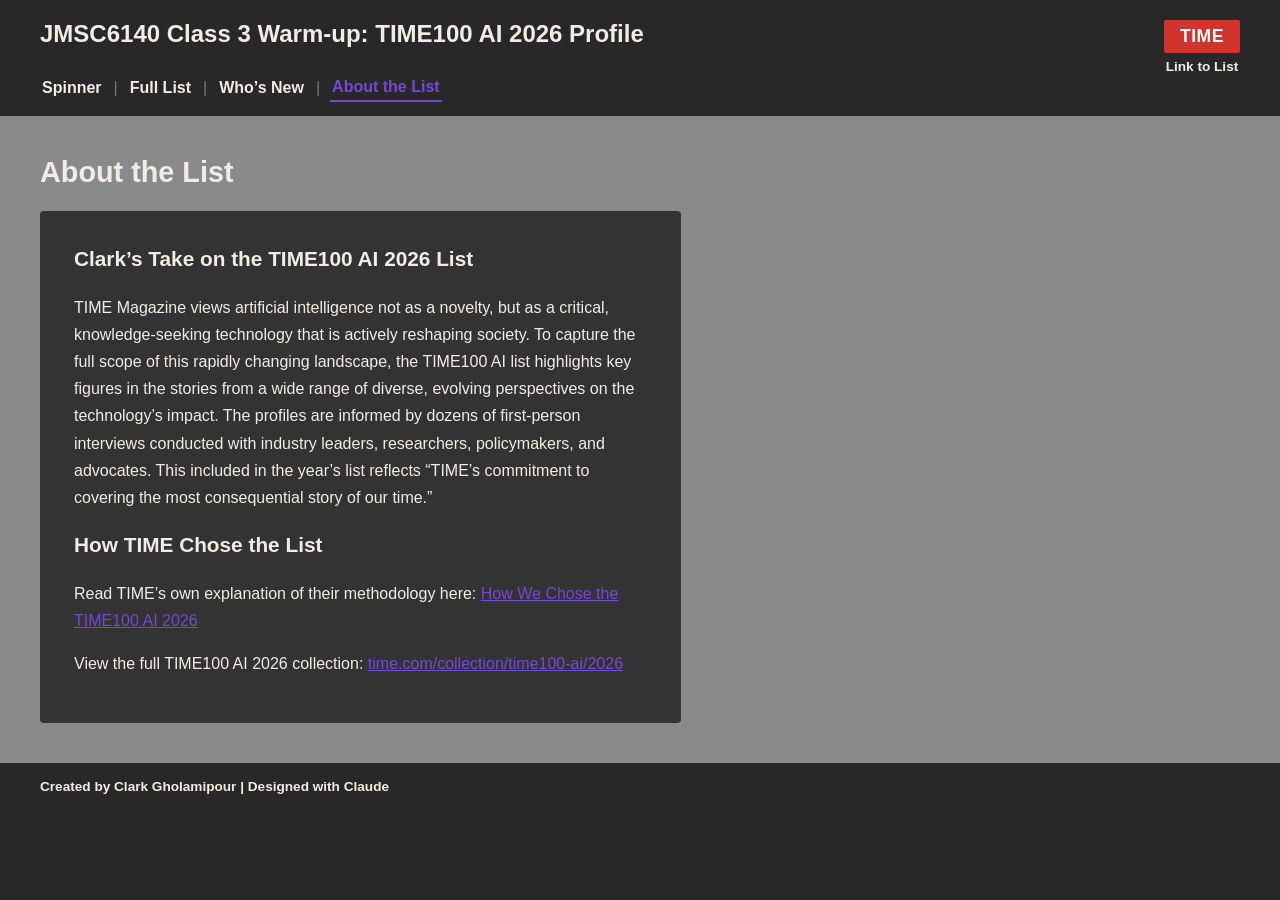
<file: about.html>
<!doctype html>
<html lang="en">
<head>
<meta charset="utf-8">
<meta name="viewport" content="width=device-width, initial-scale=1">
<title>About the List &mdash; TIME100 AI 2026</title>
<link rel="stylesheet" href="css/style.css">
</head>
<body>
<div class="app-frame">

  <header class="site-header">
    <div class="header-top">
      <h1 class="site-title">JMSC6140 Class 3 Warm-up: TIME100 AI 2026 Profile</h1>
      <div class="time-badge-wrap">
        <a class="time-badge" href="https://time.com/collection/time100-ai/2026/" target="_blank" rel="noopener">TIME</a>
        <a class="link-to-list" href="https://time.com/collection/time100-ai/2026/" target="_blank" rel="noopener">Link to List</a>
      </div>
    </div>
    <nav class="site-nav">
      <a href="index.html">Spinner</a>
      <span class="nav-sep">|</span>
      <a href="full-list.html">Full List</a>
      <span class="nav-sep">|</span>
      <a href="whos-new.html">Who&rsquo;s New</a>
      <span class="nav-sep">|</span>
      <a href="about.html" class="active">About the List</a>
    </nav>
  </header>

  <main class="site-main">
    <h2 class="page-heading">About the List</h2>
    <div class="about-content">
      <h2>Clark&rsquo;s Take on the TIME100 AI 2026 List</h2>
      <p>
        TIME Magazine views artificial intelligence not as a novelty, but as a critical, knowledge-seeking
        technology that is actively reshaping society. To capture the full scope of this rapidly changing
        landscape, the TIME100 AI list highlights key figures in the stories from a wide range of diverse,
        evolving perspectives on the technology&rsquo;s impact. The profiles are informed by dozens of
        first-person interviews conducted with industry leaders, researchers, policymakers, and advocates.
        This included in the year&rsquo;s list reflects &ldquo;TIME&rsquo;s commitment to covering the most
        consequential story of our time.&rdquo;
      </p>
      <h2>How TIME Chose the List</h2>
      <p>
        Read TIME&rsquo;s own explanation of their methodology here:
        <a href="https://time.com/article/2026/08/27/how-we-chose-time100-ai-2026/" target="_blank" rel="noopener">
          How We Chose the TIME100 AI 2026
        </a>
      </p>
      <p>
        View the full TIME100 AI 2026 collection:
        <a href="https://time.com/collection/time100-ai/2026/" target="_blank" rel="noopener">
          time.com/collection/time100-ai/2026
        </a>
      </p>
    </div>
  </main>

  <footer class="site-footer">
    Created by Clark Gholamipour | Designed with Claude
  </footer>

</div>

</body>
</html>
</file>
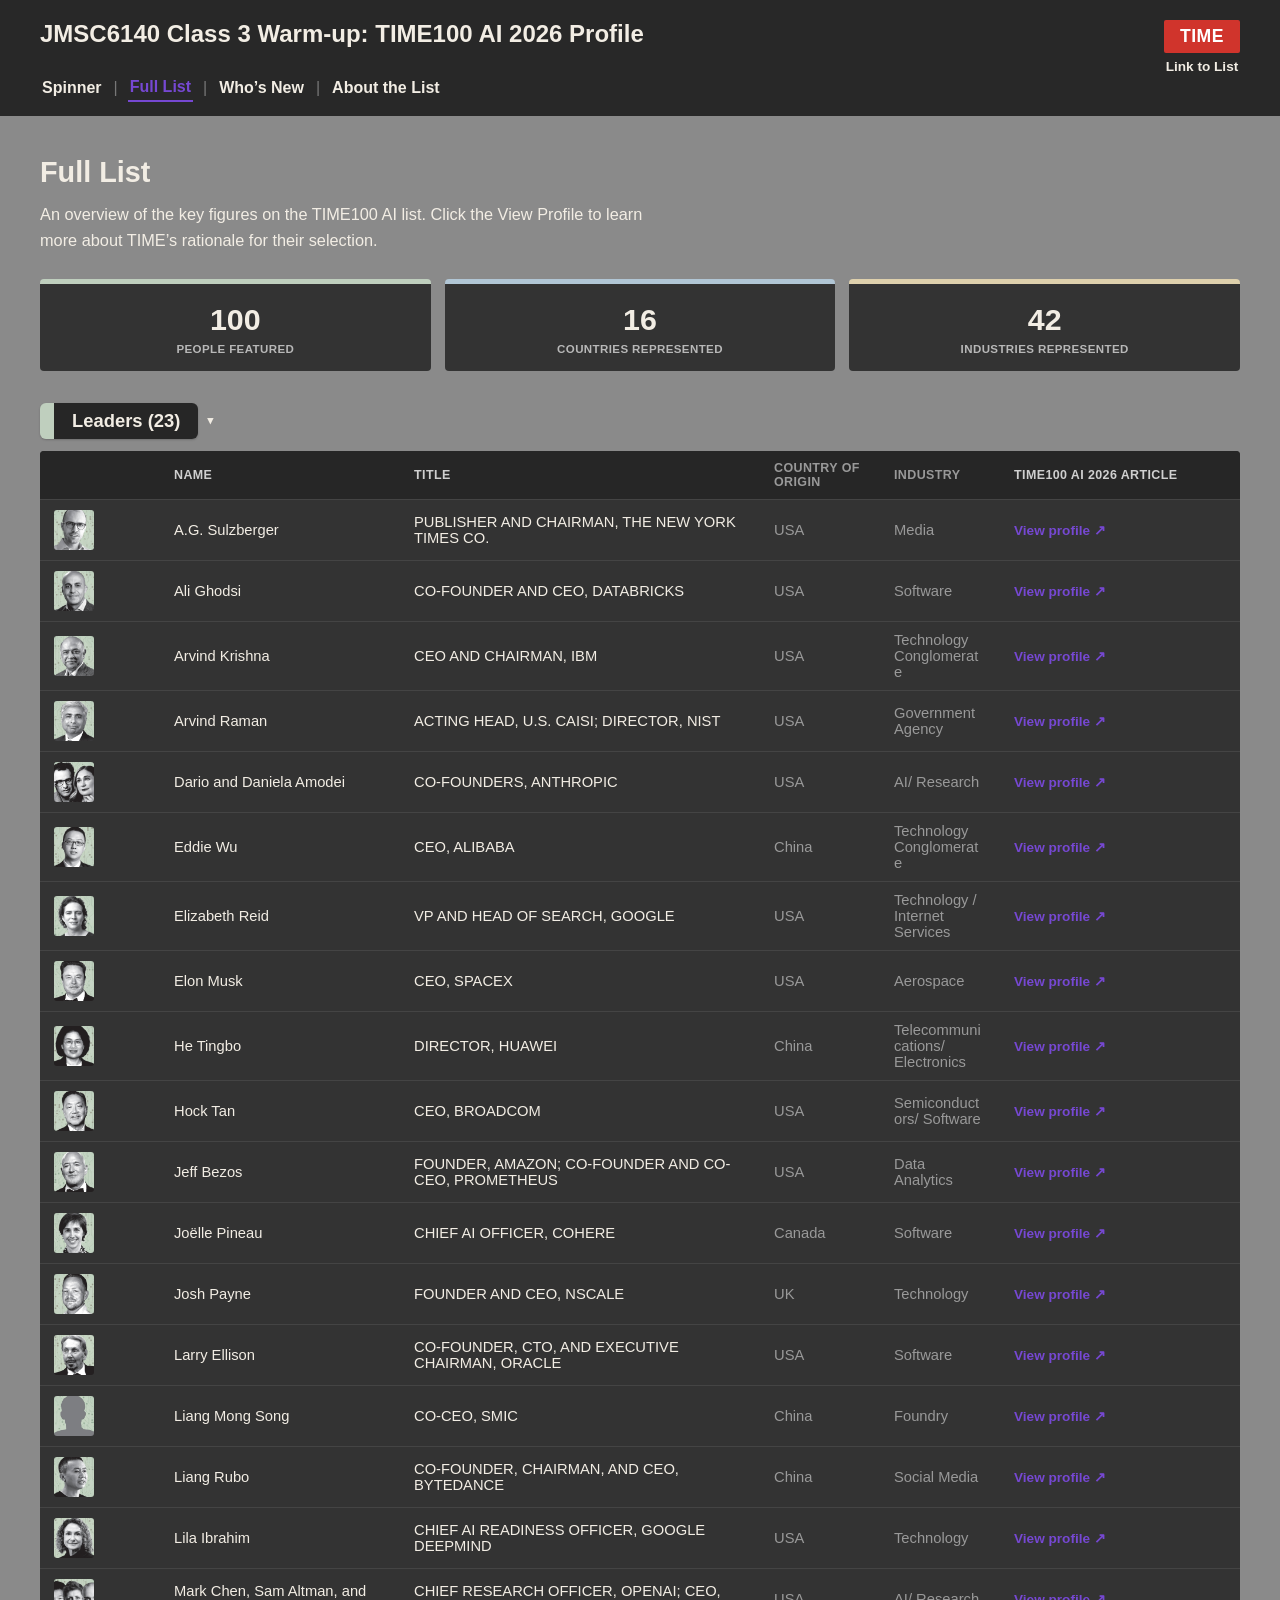
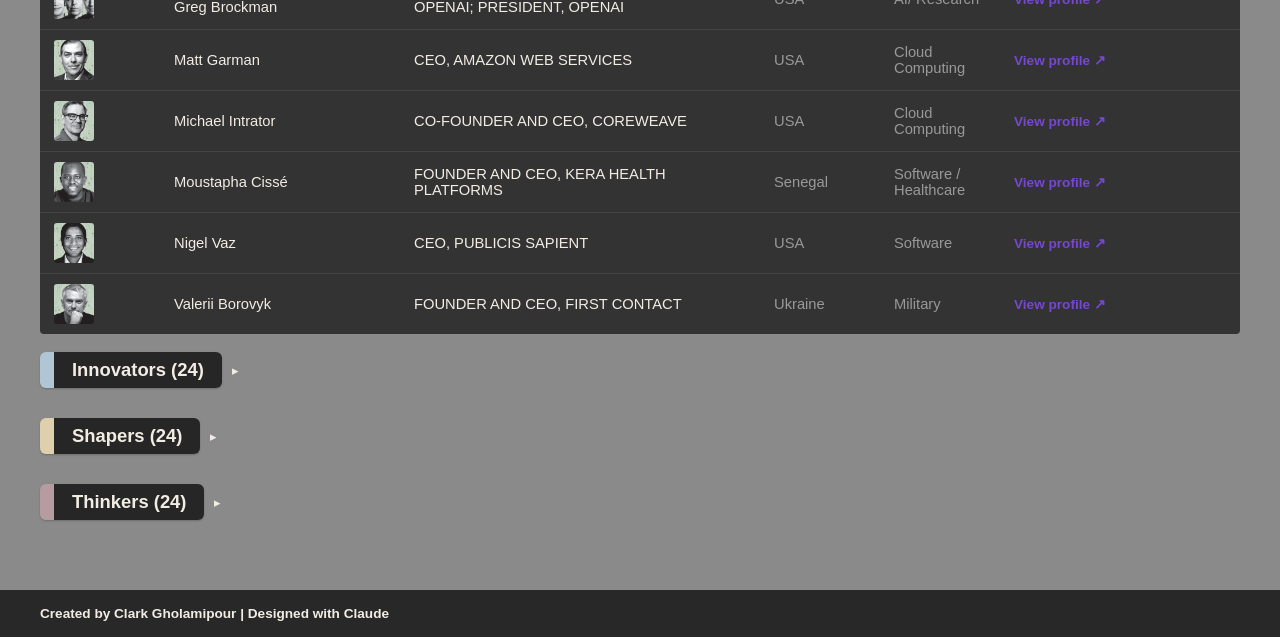
<file: full-list.html>
<!doctype html>
<html lang="en">
<head>
<meta charset="utf-8">
<meta name="viewport" content="width=device-width, initial-scale=1">
<title>Full List &mdash; TIME100 AI 2026</title>
<link rel="stylesheet" href="css/style.css">
</head>
<body>
<div class="app-frame">

  <header class="site-header">
    <div class="header-top">
      <h1 class="site-title">JMSC6140 Class 3 Warm-up: TIME100 AI 2026 Profile</h1>
      <div class="time-badge-wrap">
        <a class="time-badge" href="https://time.com/collection/time100-ai/2026/" target="_blank" rel="noopener">TIME</a>
        <a class="link-to-list" href="https://time.com/collection/time100-ai/2026/" target="_blank" rel="noopener">Link to List</a>
      </div>
    </div>
    <nav class="site-nav">
      <a href="index.html">Spinner</a>
      <span class="nav-sep">|</span>
      <a href="full-list.html" class="active">Full List</a>
      <span class="nav-sep">|</span>
      <a href="whos-new.html">Who&rsquo;s New</a>
      <span class="nav-sep">|</span>
      <a href="about.html">About the List</a>
    </nav>
  </header>

  <main class="site-main">
    <h2 class="page-heading">Full List</h2>
    <p class="page-intro">An overview of the key figures on the TIME100 AI list. Click the View Profile to learn more about TIME&rsquo;s rationale for their selection.</p>
    <div id="statsContainer" class="stats-grid"></div>
    <div id="listContainer"></div>
  </main>

  <footer class="site-footer">
    Created by Clark Gholamipour | Designed with Claude
  </footer>

</div>

<script src="js/data.js"></script>
<script src="js/fulllist.js"></script>
</body>
</html>
</file>
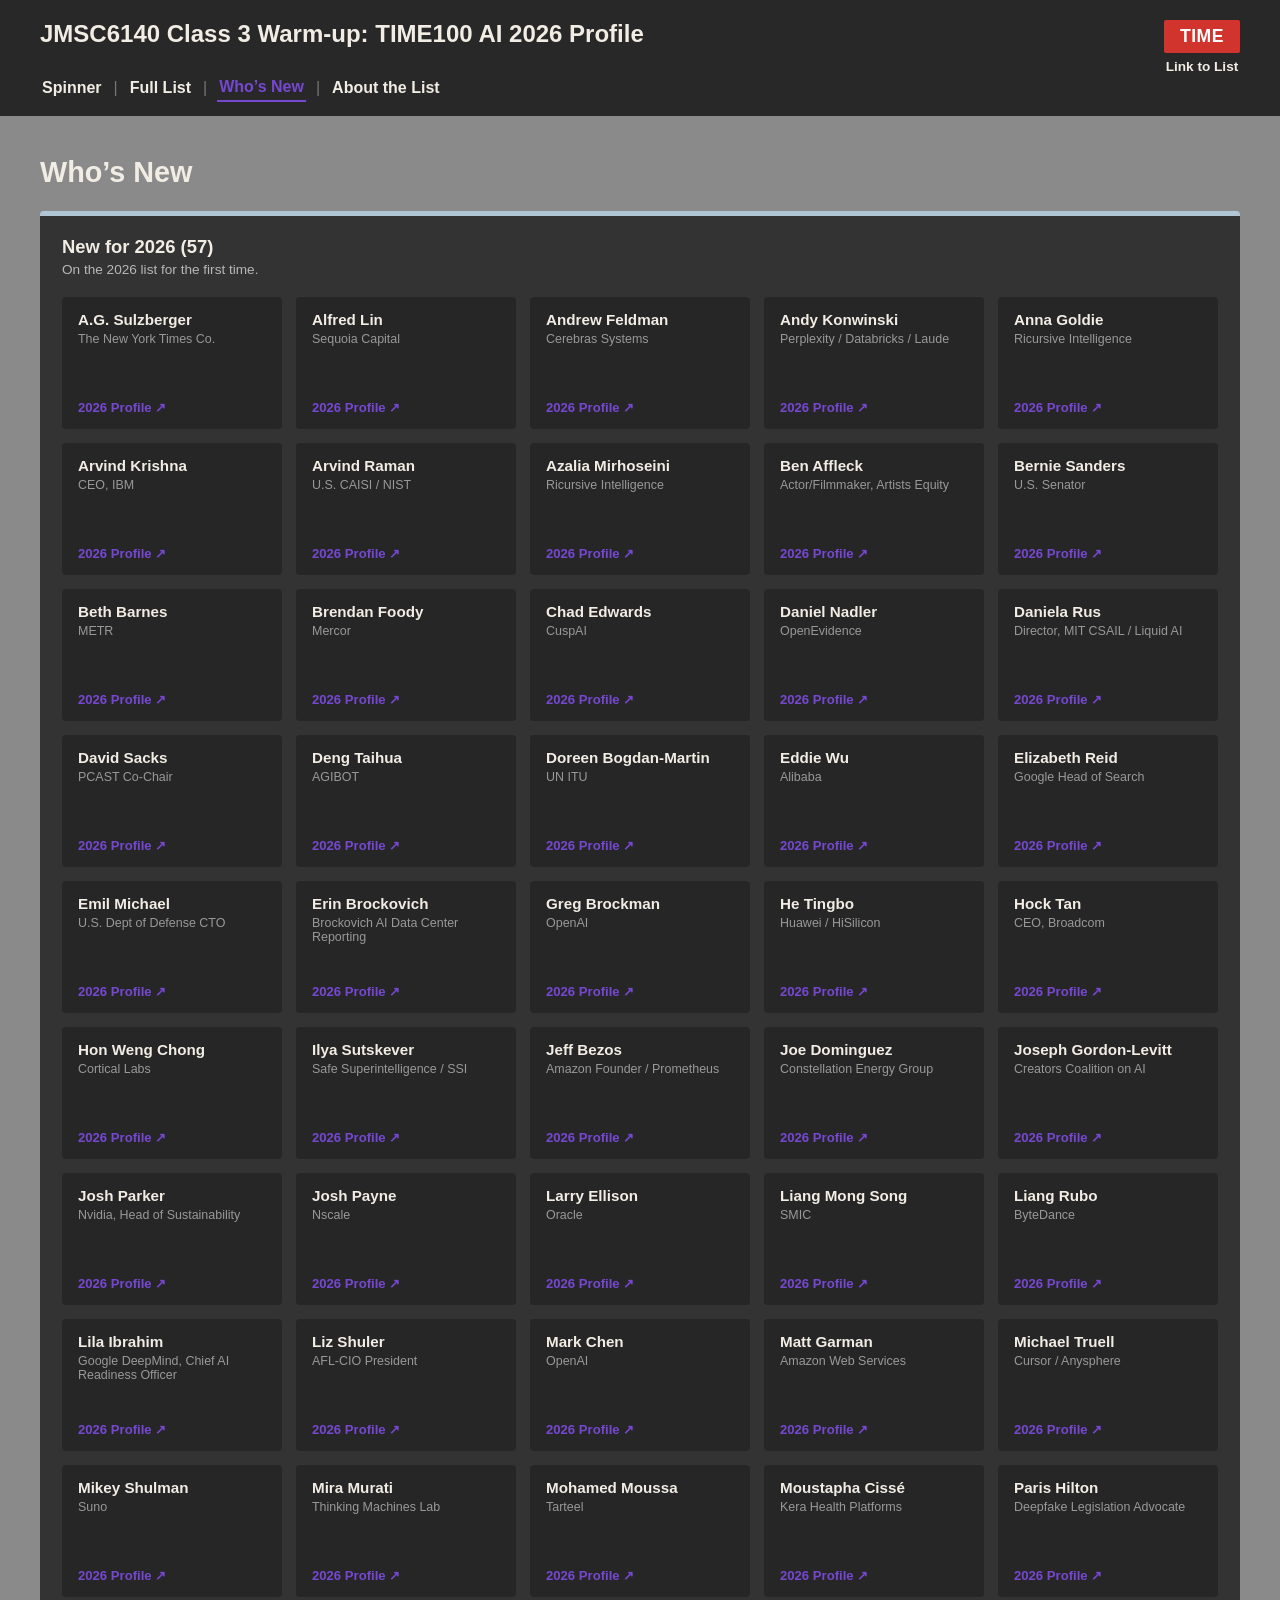
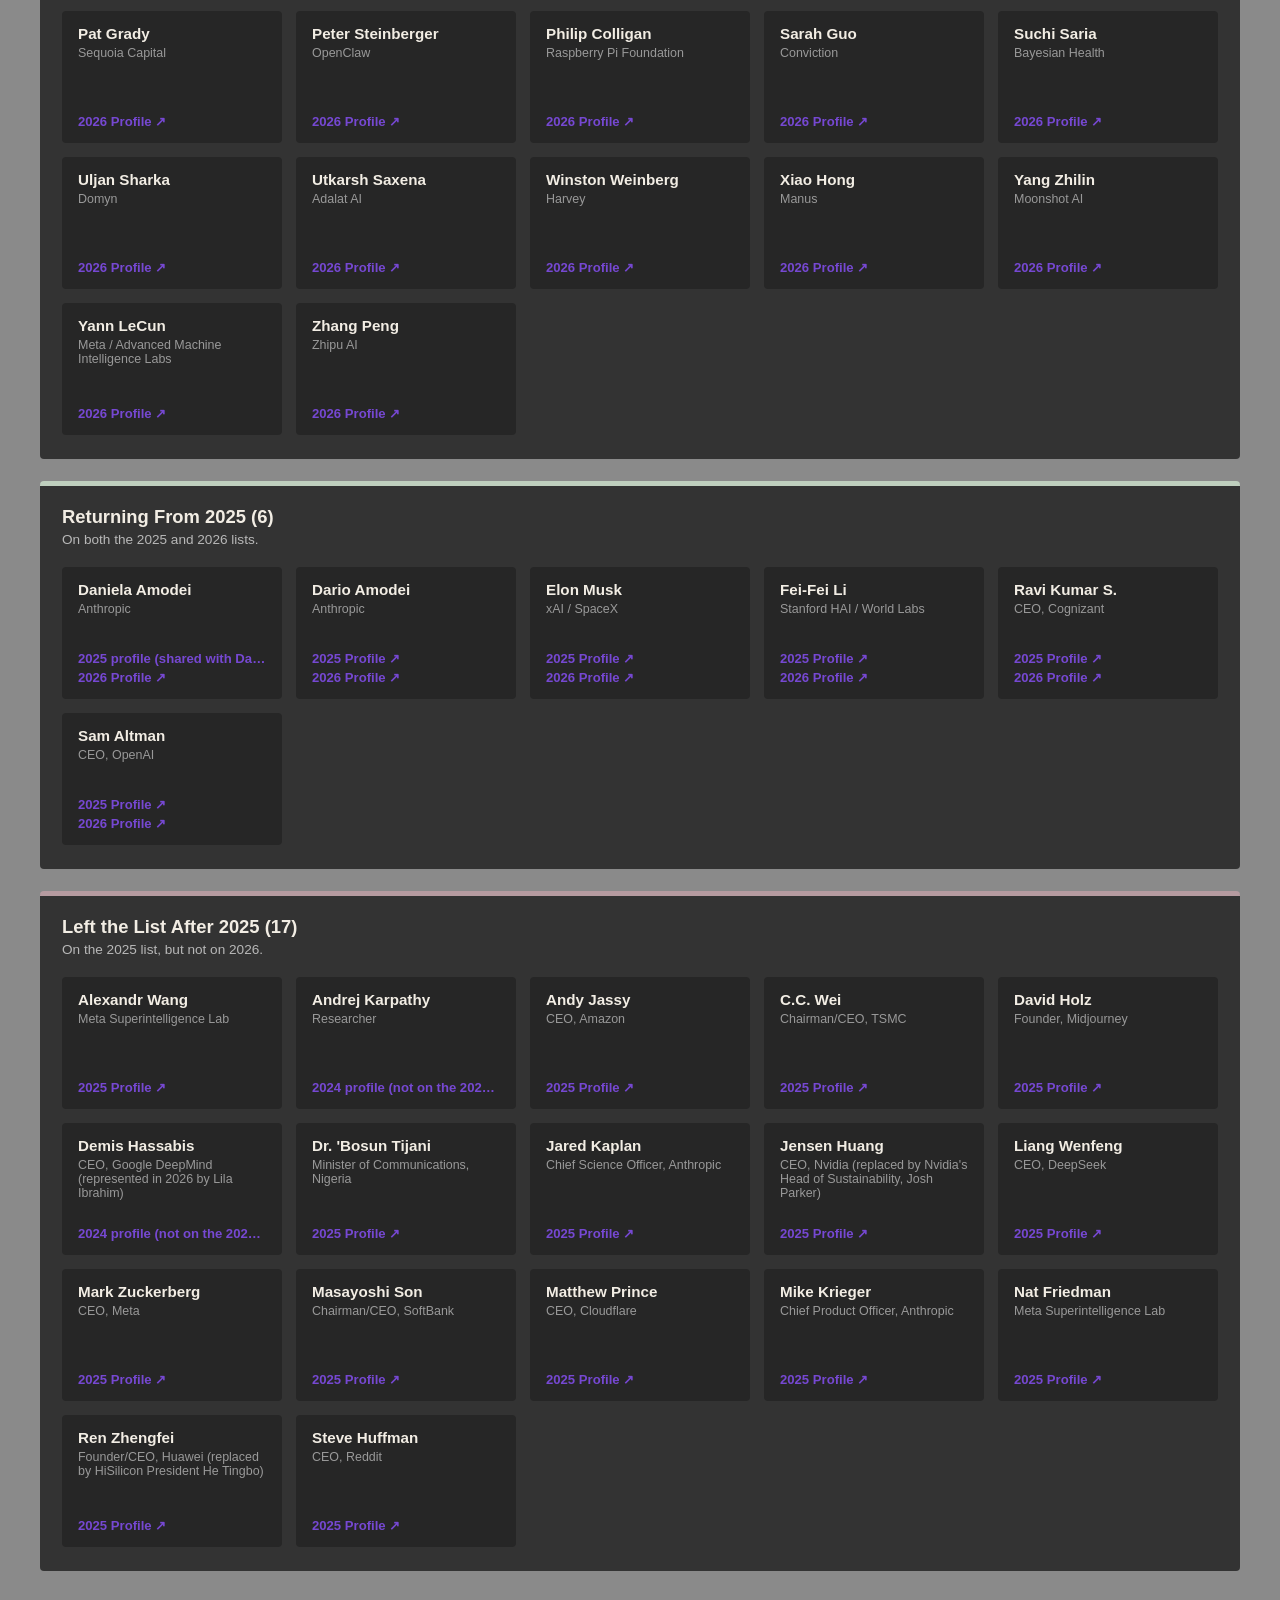
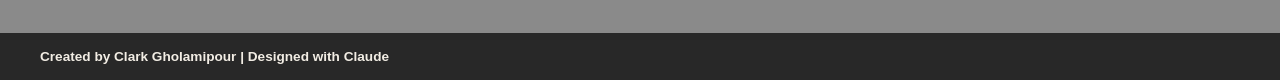
<file: whos-new.html>
<!doctype html>
<html lang="en">
<head>
<meta charset="utf-8">
<meta name="viewport" content="width=device-width, initial-scale=1">
<title>Who&rsquo;s New &mdash; TIME100 AI 2026</title>
<link rel="stylesheet" href="css/style.css">
</head>
<body>
<div class="app-frame">

  <header class="site-header">
    <div class="header-top">
      <h1 class="site-title">JMSC6140 Class 3 Warm-up: TIME100 AI 2026 Profile</h1>
      <div class="time-badge-wrap">
        <a class="time-badge" href="https://time.com/collection/time100-ai/2026/" target="_blank" rel="noopener">TIME</a>
        <a class="link-to-list" href="https://time.com/collection/time100-ai/2026/" target="_blank" rel="noopener">Link to List</a>
      </div>
    </div>
    <nav class="site-nav">
      <a href="index.html">Spinner</a>
      <span class="nav-sep">|</span>
      <a href="full-list.html">Full List</a>
      <span class="nav-sep">|</span>
      <a href="whos-new.html" class="active">Who&rsquo;s New</a>
      <span class="nav-sep">|</span>
      <a href="about.html">About the List</a>
    </nav>
  </header>

  <main class="site-main">
    <h2 class="page-heading">Who&rsquo;s New</h2>
    <div id="whosNewContainer"></div>
  </main>

  <footer class="site-footer">
    Created by Clark Gholamipour | Designed with Claude
  </footer>

</div>

<script src="js/data.js"></script>
<script src="js/comparison.js"></script>
<script src="js/whosnew.js"></script>
</body>
</html>
</file>
<file: css/style.css>
/* ===========================================================
   TIME100 AI 2026 Warm-up Spinner
   JMSC6140 -- Created by Clark Gholamipour, designed with Claude
   =========================================================== */

:root {
  --bg-dark: #282828;      /* header / footer / outer frame */
  --bg-panel: #333333;     /* result panel, dark boxes */
  --bg-body: #8a8a8a;      /* main content area */
  --accent: rgb(118, 72, 210);
  --accent-hover: rgb(101, 61, 181);
  --text-light: #f2ede4;   /* cream text on dark backgrounds */
  --text-dark: #202020;    /* dark text on light backgrounds */
  --frame-border: #000000;
  --frame-fill: #eeebe0;
  --border-outer: #1c1c1c;
  --font: -apple-system, BlinkMacSystemFont, "Segoe UI", Helvetica, Arial, sans-serif;
}

* {
  box-sizing: border-box;
}

html, body {
  margin: 0;
  padding: 0;
  height: 100%;
  font-family: var(--font);
  background: var(--bg-dark);
  color: var(--text-light);
}

.app-frame {
  display: flex;
  flex-direction: column;
}

/* Header, main, and footer backgrounds span the full browser width; the
   side padding grows on wide screens to keep the actual content centered
   in a ~1200px column instead of stretching edge to edge. */

/* ---------- Header ---------- */

.site-header {
  background: var(--bg-dark);
  padding-top: 20px;
  padding-bottom: 14px;
  padding-left: max(28px, calc((100% - 1200px) / 2));
  padding-right: max(28px, calc((100% - 1200px) / 2));
}

.header-top {
  display: flex;
  justify-content: space-between;
  align-items: flex-start;
  gap: 16px;
}

.site-title {
  font-size: 1.5rem;
  font-weight: 700;
  margin: 0 0 14px;
  color: var(--text-light);
}

.time-badge-wrap {
  display: flex;
  flex-direction: column;
  align-items: center;
  gap: 6px;
  flex-shrink: 0;
}

.time-badge {
  display: inline-block;
  background: #d0342c;
  color: #fff;
  font-weight: 700;
  font-size: 1.1rem;
  padding: 6px 16px;
  text-decoration: none;
  border-radius: 2px;
  letter-spacing: 0.5px;
}

.time-badge:hover {
  filter: brightness(1.1);
}

.link-to-list {
  color: var(--text-light);
  font-weight: 700;
  font-size: 0.85rem;
  text-decoration: none;
}

.link-to-list:hover {
  text-decoration: underline;
}

.site-nav {
  display: flex;
  align-items: center;
  gap: 10px;
  flex-wrap: wrap;
}

.site-nav a {
  color: var(--text-light);
  text-decoration: none;
  font-weight: 700;
  font-size: 1rem;
  padding: 4px 2px;
}

.site-nav a.active {
  color: var(--accent);
  border-bottom: 2px solid var(--accent);
}

.site-nav a:hover {
  color: var(--accent);
}

.nav-sep {
  color: #777;
}

/* ---------- Main content ---------- */

.site-main {
  background: var(--bg-body);
  flex: 1;
  padding-top: 40px;
  padding-bottom: 40px;
  padding-left: max(40px, calc((100% - 1200px) / 2));
  padding-right: max(40px, calc((100% - 1200px) / 2));
}

/* ---------- Footer ---------- */

.site-footer {
  background: var(--bg-dark);
  padding-top: 16px;
  padding-bottom: 16px;
  padding-left: max(28px, calc((100% - 1200px) / 2));
  padding-right: max(28px, calc((100% - 1200px) / 2));
  font-size: 0.85rem;
  font-weight: 700;
  color: var(--text-light);
}

/* ---------- Spinner page ---------- */

.spinner-layout {
  display: flex;
  gap: 48px;
  align-items: flex-start;
  flex-wrap: wrap;
}

.photo-column {
  width: 320px;
  flex-shrink: 0;
  display: flex;
  flex-direction: column;
}

@media (min-width: 641px) {
  .photo-column {
    position: sticky;
    top: 24px;
    align-self: flex-start;
  }
}

.photo-frame {
  width: 100%;
  height: 380px;
  border: 14px solid var(--frame-border);
  background: var(--frame-fill);
  display: flex;
  align-items: center;
  justify-content: center;
  overflow: hidden;
  position: relative;
}

.photo-frame img {
  width: 100%;
  height: 100%;
  object-fit: cover;
  display: none;
}

.photo-frame .frame-placeholder-img {
  display: block;
  object-position: top center;
}

.spin-side {
  flex: 1;
  min-width: 280px;
}

.spin-heading {
  font-size: 2.1rem;
  font-weight: 800;
  margin: 0 0 18px;
  color: var(--text-light);
}

.spin-objective {
  font-size: 1.15rem;
  font-weight: 700;
  line-height: 1.5;
  margin: 0 0 32px;
  color: var(--text-light);
  max-width: 46ch;
}

.spin-controls {
  display: flex;
  gap: 10px;
  margin-top: 14px;
}

.spin-button {
  display: block;
  flex: 1;
  background: var(--accent);
  color: #fff;
  border: none;
  border-radius: 0;
  padding: 20px 0;
  font-size: 1.25rem;
  font-weight: 800;
  letter-spacing: 0.5px;
  text-transform: uppercase;
  font-family: var(--font);
  cursor: pointer;
  box-shadow: 0 5px 0 rgba(0,0,0,0.25);
  transition: transform 0.1s ease, filter 0.15s ease;
}

.spin-button:hover {
  filter: brightness(1.08);
}

.spin-button:active {
  transform: translateY(4px);
  box-shadow: 0 1px 0 rgba(0,0,0,0.25);
}

.spin-button:disabled {
  cursor: not-allowed;
  filter: grayscale(0.3) brightness(0.9);
}

.choose-button {
  flex: 0 0 auto;
  display: block;
  background: transparent;
  color: var(--text-light);
  border: 2px solid var(--text-light);
  border-radius: 0;
  padding: 0 18px;
  font-size: 0.78rem;
  font-weight: 800;
  letter-spacing: 0.3px;
  text-transform: uppercase;
  font-family: var(--font);
  cursor: pointer;
  white-space: nowrap;
}

.choose-button:hover {
  border-color: var(--accent);
  color: var(--accent);
}

.choose-button[hidden] {
  display: none !important;
}

/* result panel, shown after a spin */

.result-panel {
  background: var(--bg-panel);
  color: var(--text-light);
  padding: 26px 30px;
  border-radius: 4px;
  display: none;
}

.result-panel.visible {
  display: block;
}

.result-name {
  font-size: 1.7rem;
  font-weight: 800;
  margin: 0 0 4px;
}

.result-title {
  font-size: 0.95rem;
  font-weight: 500;
  color: #cfcfcf;
  margin: 0 0 6px;
  text-transform: uppercase;
  letter-spacing: 0.3px;
}

.result-category {
  display: inline-block;
  margin: 4px 0 18px;
  padding: 3px 10px;
  border-radius: 3px;
  font-size: 0.8rem;
  font-weight: 700;
  text-transform: uppercase;
  background: var(--accent);
  color: #fff;
}

.result-article-link {
  display: inline-block;
  margin: 4px 0 18px 10px;
  font-size: 0.8rem;
  font-weight: 700;
  color: var(--text-light);
  text-decoration: underline;
}

.result-article-link:hover {
  color: var(--accent);
}

.result-label {
  font-weight: 800;
  margin: 18px 0 6px;
}

.result-questions {
  margin: 0 0 8px;
  padding-left: 22px;
  line-height: 1.6;
}

.result-questions li {
  margin-bottom: 6px;
}

.result-on-list {
  font-style: italic;
  color: #bdbdbd;
  margin: 14px 0 0;
}

.padlet-link {
  display: inline-block;
  margin-top: 20px;
  background: transparent;
  color: var(--accent);
  border: 2px solid var(--accent);
  border-radius: 3px;
  padding: 8px 16px;
  font-weight: 700;
  text-decoration: none;
  font-size: 0.9rem;
}

.padlet-link:hover {
  background: var(--accent);
  color: #fff;
}

.spin-again-note {
  margin-top: 22px;
  font-size: 0.85rem;
  color: #444;
}

/* spinning state animation cues */
.photo-frame.spinning img {
  display: block;
}

/* ---------- Full List page ---------- */

.page-heading {
  font-size: 1.8rem;
  font-weight: 800;
  margin: 0 0 22px;
  color: var(--text-light);
}

.page-intro {
  font-size: 1.02rem;
  line-height: 1.6;
  color: var(--text-light);
  max-width: 68ch;
  margin: -10px 0 26px;
}

.stats-grid {
  display: grid;
  grid-template-columns: repeat(auto-fit, minmax(170px, 1fr));
  gap: 14px;
  margin-bottom: 32px;
}

.stat-tile {
  position: relative;
  background: var(--bg-panel);
  border-top: 5px solid var(--tile-accent, var(--accent));
  border-radius: 4px;
  padding: 18px 16px 16px;
  text-align: center;
}

.stat-value {
  font-size: 1.9rem;
  font-weight: 800;
  color: var(--text-light);
  line-height: 1.15;
  overflow-wrap: break-word;
}

.stat-label {
  margin-top: 6px;
  font-size: 0.72rem;
  font-weight: 700;
  text-transform: uppercase;
  letter-spacing: 0.4px;
  color: #b8b8b8;
}

/* Tile detail breakdown: hover popover on devices with a mouse, tap-to-open
   modal (built in fulllist.js) on touch devices. */

.stat-popover {
  display: none;
  position: absolute;
  top: calc(100% + 8px);
  left: 50%;
  transform: translateX(-50%);
  width: max-content;
  min-width: 220px;
  max-width: min(300px, 90vw);
  max-height: 280px;
  overflow-y: auto;
  background: #1c1c1c;
  border: 1px solid #444;
  border-radius: 4px;
  padding: 12px 14px;
  text-align: left;
  z-index: 30;
  box-shadow: 0 8px 20px rgba(0,0,0,0.4);
}

.stat-popover-title {
  font-size: 0.72rem;
  font-weight: 700;
  text-transform: uppercase;
  letter-spacing: 0.4px;
  color: #cfcfcf;
  margin-bottom: 8px;
}

.stat-popover-row {
  display: flex;
  justify-content: space-between;
  gap: 14px;
  padding: 4px 0;
  font-size: 0.85rem;
  color: var(--text-light);
  border-bottom: 1px solid rgba(255,255,255,0.08);
}

.stat-popover-row:last-child {
  border-bottom: none;
}

@media (hover: hover) and (pointer: fine) {
  .stat-tile:hover .stat-popover {
    display: block;
  }
}

@media (hover: none), (pointer: coarse) {
  .stat-tile {
    cursor: pointer;
  }
}

.stat-modal-overlay {
  position: fixed;
  inset: 0;
  background: rgba(0,0,0,0.7);
  display: flex;
  align-items: center;
  justify-content: center;
  padding: 24px;
  z-index: 150;
}

.stat-modal-overlay[hidden] {
  display: none !important;
}

.stat-modal-panel {
  background: var(--bg-panel);
  color: var(--text-light);
  border-radius: 4px;
  width: 100%;
  max-width: 380px;
  max-height: 80vh;
  display: flex;
  flex-direction: column;
  overflow: hidden;
}

.stat-modal-header {
  display: flex;
  align-items: center;
  justify-content: space-between;
  padding: 14px 18px;
  border-bottom: 1px solid #444;
  flex-shrink: 0;
}

.stat-modal-header h3 {
  margin: 0;
  font-size: 1.05rem;
}

.stat-modal-close {
  background: none;
  border: none;
  color: var(--text-light);
  font-size: 1.6rem;
  line-height: 1;
  cursor: pointer;
  padding: 0 4px;
}

.stat-modal-close:hover {
  color: var(--accent);
}

.stat-modal-body {
  overflow-y: auto;
  padding: 6px 18px 18px;
}

.category-block {
  margin-bottom: 18px;
}

.category-block > summary {
  cursor: pointer;
  list-style: none;
  display: inline-flex;
  align-items: center;
  gap: 10px;
  margin-bottom: 12px;
  -webkit-tap-highlight-color: transparent;
}

.category-block > summary::-webkit-details-marker {
  display: none;
}

.category-block > summary::marker {
  content: "";
}

.category-badge {
  display: inline-flex;
  align-items: stretch;
  border-radius: 6px;
  overflow: hidden;
  box-shadow: 0 1px 2px rgba(0,0,0,0.2);
}

.category-accent {
  width: 14px;
  flex-shrink: 0;
}

.category-label {
  background: #262626;
  color: var(--text-light);
  font-size: 1.15rem;
  font-weight: 800;
  padding: 7px 18px;
  white-space: nowrap;
}

.category-chevron {
  color: var(--text-light);
  font-size: 0.8rem;
  transition: transform 0.15s ease;
  display: inline-block;
}

.category-block[open] > summary .category-chevron {
  transform: rotate(90deg);
}

table.people-table {
  width: 100%;
  border-collapse: collapse;
  background: var(--bg-panel);
  border-radius: 4px;
  overflow: hidden;
  table-layout: fixed;
}

table.people-table th,
table.people-table td {
  text-align: left;
  padding: 10px 14px;
  font-size: 0.92rem;
  border-bottom: 1px solid #444;
  overflow-wrap: break-word;
}

table.people-table th {
  background: #262626;
  font-size: 0.78rem;
  text-transform: uppercase;
  letter-spacing: 0.4px;
  color: #cfcfcf;
}

table.people-table tr:last-child td {
  border-bottom: none;
}

/* Column widths follow a fixed 10-part ratio: thumbnail, country, and
   industry are 1 part each; name and the 2026 article link are 2 parts
   each; title is 3 parts. 1 part = 10%. */

table.people-table th.thumb-cell,
table.people-table td.thumb-cell {
  width: 10%;
}

table.people-table th.name-col,
table.people-table td.name-col {
  width: 20%;
}

table.people-table th.title-col,
table.people-table td.title-col {
  width: 30%;
}

table.people-table th.country-col,
table.people-table td.country-col {
  width: 10%;
  color: #999;
}

table.people-table th.industry-col,
table.people-table td.industry-col {
  width: 10%;
  color: #999;
}

table.people-table th.link-col,
table.people-table td.link-col {
  width: 20%;
}

table.people-table img.thumb {
  width: 40px;
  height: 40px;
  object-fit: cover;
  border-radius: 3px;
  display: block;
}

table.people-table a.article-link {
  color: var(--accent);
  font-weight: 700;
  font-size: 0.85rem;
  text-decoration: none;
  white-space: nowrap;
}

table.people-table a.article-link:hover {
  text-decoration: underline;
}

.industry-blank {
  color: #888;
  font-style: italic;
}

@media (max-width: 640px) {
  table.people-table {
    table-layout: auto;
  }
}

/* ---------- Who's New page ---------- */

.wn-section {
  background: var(--bg-panel);
  border-top: 5px solid var(--tile-accent, var(--accent));
  border-radius: 4px;
  padding: 20px 22px 8px;
  margin-bottom: 22px;
}

.wn-section-heading {
  margin: 0 0 4px;
  font-size: 1.15rem;
  font-weight: 800;
  color: var(--text-light);
}

.wn-section-blurb {
  margin: 0 0 16px;
  font-size: 0.85rem;
  color: #b8b8b8;
}

.wn-grid {
  display: grid;
  grid-template-columns: repeat(auto-fill, minmax(200px, 1fr));
  grid-auto-rows: minmax(132px, auto);
  gap: 14px;
  padding: 4px 0 16px;
}

.wn-card {
  background: #262626;
  border-radius: 4px;
  padding: 14px 16px;
  display: flex;
  flex-direction: column;
  min-width: 0;
}

.wn-card-name {
  margin: 0;
  font-weight: 700;
  font-size: 0.95rem;
  color: var(--text-light);
  overflow-wrap: break-word;
}

.wn-card-note {
  margin: 4px 0 0;
  font-size: 0.78rem;
  color: #999;
  overflow-wrap: break-word;
  flex: 1;
}

.wn-card-links {
  display: flex;
  flex-direction: column;
  gap: 4px;
  margin-top: auto;
  padding-top: 10px;
}

.wn-link {
  color: var(--accent);
  font-weight: 700;
  font-size: 0.82rem;
  text-decoration: none;
  white-space: nowrap;
  overflow: hidden;
  text-overflow: ellipsis;
}

.wn-link:hover {
  text-decoration: underline;
}

@media (max-width: 640px) {
  .wn-grid {
    grid-template-columns: repeat(2, 1fr);
    gap: 10px;
  }
  .wn-card {
    padding: 12px 12px;
  }
  .wn-card-name {
    font-size: 0.88rem;
  }
}

.empty-state {
  background: var(--bg-panel);
  color: var(--text-light);
  padding: 30px;
  border-radius: 4px;
  font-size: 1rem;
  line-height: 1.6;
  max-width: 60ch;
}

.placeholder-flag {
  color: #ffb37a;
  font-weight: 700;
}

/* ---------- About page ---------- */

.about-content {
  background: var(--bg-panel);
  color: var(--text-light);
  padding: 30px 34px;
  border-radius: 4px;
  max-width: 72ch;
  line-height: 1.7;
}

.about-content h2 {
  margin-top: 0;
  font-size: 1.3rem;
}

.about-content a {
  color: var(--accent);
}

.about-content .methodology-placeholder {
  border-left: 3px solid var(--accent);
  padding-left: 16px;
  color: #d8d8d8;
  font-style: italic;
}

@media (max-width: 640px) {
  .site-header, .site-main, .site-footer {
    padding-left: 16px;
    padding-right: 16px;
  }
  .spinner-layout {
    flex-direction: column;
    align-items: stretch;
  }
  .photo-column {
    width: 100%;
    max-width: 340px;
    margin: 0 auto;
    align-items: center;
  }
  .photo-frame {
    height: 300px;
    width: 100%;
  }
  .spin-controls {
    flex-direction: column;
    width: 100%;
  }
}

/* ---------- Choose-a-profile popup ---------- */

.chooser-overlay {
  position: fixed;
  inset: 0;
  background: rgba(0,0,0,0.7);
  display: flex;
  align-items: center;
  justify-content: center;
  padding: 24px;
  z-index: 100;
}

.chooser-overlay[hidden] {
  display: none !important;
}

.chooser-panel {
  background: var(--bg-panel);
  color: var(--text-light);
  border-radius: 4px;
  width: 100%;
  max-width: 900px;
  max-height: 85vh;
  display: flex;
  flex-direction: column;
  overflow: hidden;
}

.chooser-header {
  display: flex;
  align-items: center;
  justify-content: space-between;
  padding: 16px 22px;
  border-bottom: 1px solid #444;
  flex-shrink: 0;
}

.chooser-header h2 {
  margin: 0;
  font-size: 1.25rem;
}

.chooser-close {
  background: none;
  border: none;
  color: var(--text-light);
  font-size: 1.7rem;
  line-height: 1;
  cursor: pointer;
  padding: 0 4px;
}

.chooser-close:hover {
  color: var(--accent);
}

.chooser-grid {
  overflow-y: auto;
  padding: 18px 22px 24px;
}

.chooser-section {
  margin-bottom: 24px;
}

.chooser-section:last-child {
  margin-bottom: 0;
}

.chooser-section-heading {
  display: flex;
  align-items: center;
  gap: 8px;
  font-weight: 800;
  font-size: 1rem;
  margin-bottom: 10px;
}

.chooser-section-heading .category-accent {
  width: 14px;
  height: 18px;
  border-radius: 2px;
  flex-shrink: 0;
}

.chooser-tiles {
  display: grid;
  grid-template-columns: repeat(auto-fill, minmax(88px, 1fr));
  gap: 12px;
}

.chooser-tile {
  background: none;
  border: none;
  color: var(--text-light);
  cursor: pointer;
  padding: 0;
  display: flex;
  flex-direction: column;
  align-items: center;
  gap: 6px;
  font-family: var(--font);
}

.chooser-tile img {
  width: 100%;
  aspect-ratio: 1 / 1;
  object-fit: cover;
  border-radius: 4px;
  display: block;
}

.chooser-tile span {
  font-size: 0.72rem;
  font-weight: 700;
  text-align: center;
  line-height: 1.25;
}

.chooser-tile:hover img {
  outline: 2px solid var(--accent);
}
</file>
